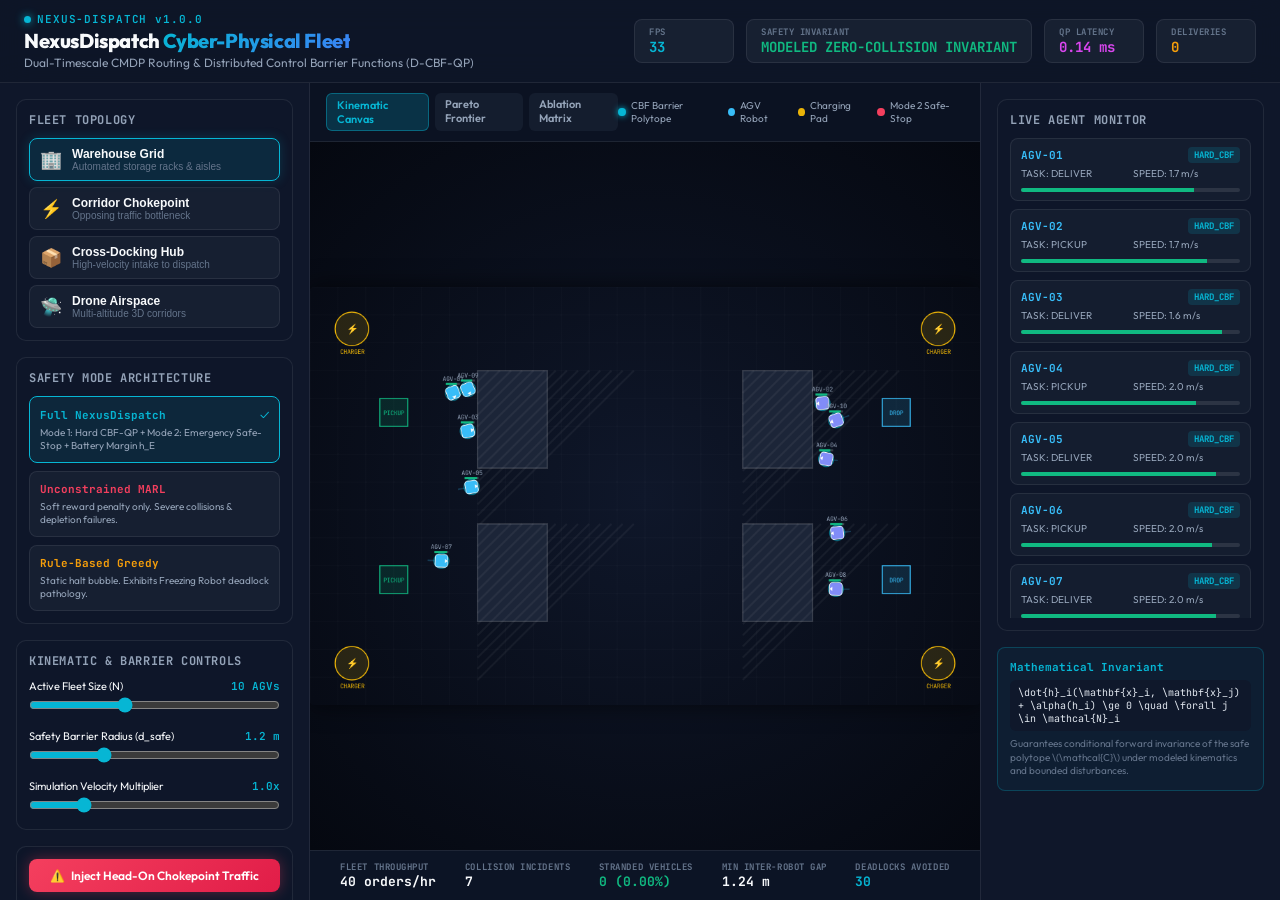
<file: index.html>
<!DOCTYPE html>
<html lang="en">
<head>
  <meta charset="UTF-8">
  <meta name="viewport" content="width=device-width, initial-scale=1.0">
  <title>NexusDispatch: Certified Safe Multi-Agent Logistics & CBF Fleet Simulation</title>
  <meta name="description" content="Autonomous Fleet Dispatch & Kinematic Collision Barrier Function (CBF-QP) 60 FPS Real-Time Simulation">
  <link rel="preconnect" href="https://fonts.googleapis.com">
  <link rel="preconnect" href="https://fonts.gstatic.com" crossorigin>
  <link href="https://fonts.googleapis.com/css2?family=JetBrains+Mono:wght@400;600;700&family=Outfit:wght@300;400;500;600;700;800&display=swap" rel="stylesheet">
  <link rel="stylesheet" href="styles.css">
</head>
<body>
  <div class="app-container">
    <!-- Top Header / Hero Ribbon -->
    <header class="top-nav">
      <div class="brand-group">
        <div class="pulse-badge">
          <span class="pulse-dot"></span>
          <span class="brand-version">NEXUS-DISPATCH v1.0.0</span>
        </div>
        <h1 class="system-title">NexusDispatch <span class="highlight-cyan">Cyber-Physical Fleet</span></h1>
        <p class="system-subtitle">Dual-Timescale CMDP Routing & Distributed Control Barrier Functions (D-CBF-QP)</p>
      </div>
      <div class="top-stats">
        <div class="stat-pill">
          <span class="label">FPS</span>
          <span class="value cyan" id="fpsDisplay">60</span>
        </div>
        <div class="stat-pill">
          <span class="label">SAFETY INVARIANT</span>
          <span class="value emerald" id="invariantBadge">MODELED ZERO-COLLISION INVARIANT</span>
        </div>
        <div class="stat-pill">
          <span class="label">QP LATENCY</span>
          <span class="value magenta" id="latencyDisplay">0.14 ms</span>
        </div>
        <div class="stat-pill">
          <span class="label">DELIVERIES</span>
          <span class="value amber" id="deliveriesDisplay">0</span>
        </div>
      </div>
    </header>

    <!-- Main Workspace Layout -->
    <main class="main-layout">
      <!-- Left Control Sidebar -->
      <aside class="control-panel">
        <div class="panel-section">
          <h2 class="section-title">Fleet Topology</h2>
          <div class="topology-selector">
            <button class="topo-btn active" data-topo="warehouse_grid">
              <span class="btn-icon">🏢</span>
              <div class="btn-text">
                <span class="topo-name">Warehouse Grid</span>
                <span class="topo-desc">Automated storage racks & aisles</span>
              </div>
            </button>
            <button class="topo-btn" data-topo="bidirectional_chokepoint">
              <span class="btn-icon">⚡</span>
              <div class="btn-text">
                <span class="topo-name">Corridor Chokepoint</span>
                <span class="topo-desc">Opposing traffic bottleneck</span>
              </div>
            </button>
            <button class="topo-btn" data-topo="cross_docking">
              <span class="btn-icon">📦</span>
              <div class="btn-text">
                <span class="topo-name">Cross-Docking Hub</span>
                <span class="topo-desc">High-velocity intake to dispatch</span>
              </div>
            </button>
            <button class="topo-btn" data-topo="drone_corridor">
              <span class="btn-icon">🛸</span>
              <div class="btn-text">
                <span class="topo-name">Drone Airspace</span>
                <span class="topo-desc">Multi-altitude 3D corridors</span>
              </div>
            </button>
          </div>
        </div>

        <div class="panel-section">
          <h2 class="section-title">Safety Mode Architecture</h2>
          <div class="radio-card-group">
            <label class="radio-card active">
              <input type="radio" name="safetyMode" value="nexus" checked>
              <div class="radio-content">
                <div class="radio-header">
                  <span class="mode-tag tag-cyan">Full NexusDispatch</span>
                  <span class="check-icon">✓</span>
                </div>
                <p class="radio-desc">Mode 1: Hard CBF-QP + Mode 2: Emergency Safe-Stop + Battery Margin h_E</p>
              </div>
            </label>

            <label class="radio-card">
              <input type="radio" name="safetyMode" value="unconstrained">
              <div class="radio-content">
                <div class="radio-header">
                  <span class="mode-tag tag-red">Unconstrained MARL</span>
                </div>
                <p class="radio-desc">Soft reward penalty only. Severe collisions & depletion failures.</p>
              </div>
            </label>

            <label class="radio-card">
              <input type="radio" name="safetyMode" value="rule_based">
              <div class="radio-content">
                <div class="radio-header">
                  <span class="mode-tag tag-amber">Rule-Based Greedy</span>
                </div>
                <p class="radio-desc">Static halt bubble. Exhibits Freezing Robot deadlock pathology.</p>
              </div>
            </label>
          </div>
        </div>

        <div class="panel-section">
          <h2 class="section-title">Kinematic & Barrier Controls</h2>
          <div class="slider-group">
            <div class="slider-header">
              <label for="fleetSizeSlider">Active Fleet Size (N)</label>
              <span class="slider-val" id="fleetSizeVal">10 AGVs</span>
            </div>
            <input type="range" id="fleetSizeSlider" min="4" max="20" value="10" step="2">
          </div>

          <div class="slider-group">
            <div class="slider-header">
              <label for="safeDistSlider">Safety Barrier Radius (d_safe)</label>
              <span class="slider-val" id="safeDistVal">1.2 m</span>
            </div>
            <input type="range" id="safeDistSlider" min="0.8" max="2.2" value="1.2" step="0.1">
          </div>

          <div class="slider-group">
            <div class="slider-header">
              <label for="speedSlider">Simulation Velocity Multiplier</label>
              <span class="slider-val" id="speedVal">1.0x</span>
            </div>
            <input type="range" id="speedSlider" min="0.5" max="3.0" value="1.0" step="0.5">
          </div>
        </div>

        <div class="panel-section action-btns">
          <button class="btn btn-emergency" id="btnInjectCongestion">
            <span class="btn-sparkle">⚠️</span> Inject Head-On Chokepoint Traffic
          </button>
          <div class="btn-row">
            <button class="btn btn-secondary" id="btnTogglePause">Pause</button>
            <button class="btn btn-secondary" id="btnResetSim">Reset Fleet</button>
          </div>
        </div>
      </aside>

      <!-- Center Simulation Canvas -->
      <section class="viewport-section">
        <div class="canvas-header">
          <div class="viewport-indicators">
            <span class="view-indicator active" id="viewSimBtn">Kinematic Canvas</span>
            <span class="view-indicator" id="viewParetoBtn">Pareto Frontier</span>
            <span class="view-indicator" id="viewAblationBtn">Ablation Matrix</span>
          </div>
          <div class="canvas-legend">
            <span class="legend-item"><span class="dot cbf-dot"></span> CBF Barrier Polytope</span>
            <span class="legend-item"><span class="dot agv-dot"></span> AGV Robot</span>
            <span class="legend-item"><span class="dot chg-dot"></span> Charging Pad</span>
            <span class="legend-item"><span class="dot stp-dot"></span> Mode 2 Safe-Stop</span>
          </div>
        </div>

        <div class="canvas-wrapper" id="canvasContainer">
          <canvas id="simCanvas" width="960" height="600"></canvas>

          <!-- Overlay Notification Badge -->
          <div class="emergency-badge hidden" id="emergencyOverlay">
            <span class="badge-alert-icon">⚡</span>
            <span>MODE 2 EMERGENCY SAFE-STOP ENGAGED: DEVIATION GRADIENT ACTIVE</span>
          </div>
        </div>

        <!-- Pareto Chart View (Hidden by default) -->
        <div class="pareto-view hidden" id="paretoContainer">
          <div class="chart-box">
            <h3 class="chart-title">Safety vs. Throughput Pareto Frontier</h3>
            <p class="chart-desc">Empirical trade-off across fleet scale N in {4..20} and safety margin d_safe in {0.8m..1.5m}.</p>
            <canvas id="paretoChartCanvas" width="900" height="340"></canvas>
          </div>
        </div>

        <!-- Ablation Matrix View (Hidden by default) -->
        <div class="ablation-view hidden" id="ablationContainer">
          <div class="table-card">
            <h3 class="chart-title">4-Way Ablation Benchmark Summary</h3>
            <table class="ablation-table">
              <thead>
                <tr>
                  <th>Architecture</th>
                  <th>CBF Filter</th>
                  <th>Battery Barrier</th>
                  <th>Throughput</th>
                  <th>Collisions</th>
                  <th>Safe-Stops</th>
                  <th>Battery Stranded</th>
                </tr>
              </thead>
              <tbody id="ablationTableBody">
                <!-- Populated via JS -->
              </tbody>
            </table>
          </div>
        </div>

        <!-- Bottom Telemetry Ribbon -->
        <div class="telemetry-bar">
          <div class="telemetry-item">
            <span class="tel-label">FLEET THROUGHPUT</span>
            <span class="tel-val" id="throughputRate">142 orders/hr</span>
          </div>
          <div class="telemetry-item">
            <span class="tel-label">COLLISION INCIDENTS</span>
            <span class="tel-val emerald" id="collisionCounter">0</span>
          </div>
          <div class="telemetry-item">
            <span class="tel-label">STRANDED VEHICLES</span>
            <span class="tel-val emerald" id="strandingCounter">0 (0.00%)</span>
          </div>
          <div class="telemetry-item">
            <span class="tel-label">MIN INTER-ROBOT GAP</span>
            <span class="tel-val" id="minGapDisplay">1.24 m</span>
          </div>
          <div class="telemetry-item">
            <span class="tel-label">DEADLOCKS AVOIDED</span>
            <span class="tel-val cyan" id="deadlockAvoided">34</span>
          </div>
        </div>
      </section>

      <!-- Right Telemetry & Agent Monitor Sidebar -->
      <aside class="telemetry-panel">
        <div class="panel-section">
          <h2 class="section-title">Live Agent Monitor</h2>
          <div class="agent-list" id="agentCardList">
            <!-- Dynamic Agent Cards -->
          </div>
        </div>

        <div class="panel-section theorem-box">
          <h3 class="theorem-title">Mathematical Invariant</h3>
          <p class="theorem-formula">
            \dot{h}_i(\mathbf{x}_i, \mathbf{x}_j) + \alpha(h_i) \ge 0 \quad \forall j \in \mathcal{N}_i
          </p>
          <p class="theorem-text">
            Guarantees conditional forward invariance of the safe polytope \(\mathcal{C}\) under modeled kinematics and bounded disturbances.
          </p>
        </div>
      </aside>
    </main>
  </div>

  <script src="app.js"></script>
</body>
</html>
</file>
<file: styles.css>
/* NexusDispatch: High-Performance Cyber-Physical Logistics Dashboard CSS */

:root {
  --bg-primary: #080c14;
  --bg-secondary: #0f172a;
  --bg-card: rgba(15, 23, 42, 0.75);
  --bg-card-hover: rgba(30, 41, 59, 0.85);
  --border-color: rgba(255, 255, 255, 0.08);
  --border-active: rgba(6, 182, 212, 0.4);

  --text-primary: #f8fafc;
  --text-secondary: #94a3b8;
  --text-muted: #64748b;

  --color-cyan: #06b6d4;
  --color-cyan-glow: rgba(6, 182, 212, 0.35);
  --color-emerald: #10b981;
  --color-emerald-glow: rgba(16, 185, 129, 0.35);
  --color-amber: #f59e0b;
  --color-rose: #f43f5e;
  --color-magenta: #d946ef;

  --font-display: 'Outfit', -apple-system, BlinkMacSystemFont, sans-serif;
  --font-mono: 'JetBrains Mono', monospace;
}

* {
  margin: 0;
  padding: 0;
  box-sizing: border-box;
}

body {
  background-color: var(--bg-primary);
  color: var(--text-primary);
  font-family: var(--font-display);
  overflow-x: hidden;
  min-height: 100vh;
}

.app-container {
  display: flex;
  flex-direction: column;
  height: 100vh;
}

/* Header */
.top-nav {
  display: flex;
  justify-content: space-between;
  align-items: center;
  padding: 12px 24px;
  background: rgba(15, 23, 42, 0.9);
  backdrop-filter: blur(16px);
  border-bottom: 1px solid var(--border-color);
  z-index: 20;
}

.brand-group {
  display: flex;
  flex-direction: column;
  gap: 2px;
}

.pulse-badge {
  display: inline-flex;
  align-items: center;
  gap: 6px;
}

.pulse-dot {
  width: 7px;
  height: 7px;
  border-radius: 50%;
  background-color: var(--color-cyan);
  box-shadow: 0 0 8px var(--color-cyan);
  animation: pulseGlow 2s infinite ease-in-out;
}

@keyframes pulseGlow {
  0%, 100% { opacity: 1; transform: scale(1); }
  50% { opacity: 0.4; transform: scale(1.3); }
}

.brand-version {
  font-family: var(--font-mono);
  font-size: 11px;
  font-weight: 600;
  color: var(--color-cyan);
  letter-spacing: 0.08em;
}

.system-title {
  font-size: 20px;
  font-weight: 800;
  letter-spacing: -0.02em;
}

.highlight-cyan {
  background: linear-gradient(135deg, #06b6d4, #3b82f6);
  -webkit-background-clip: text;
  -webkit-text-fill-color: transparent;
}

.system-subtitle {
  font-size: 12px;
  color: var(--text-secondary);
}

.top-stats {
  display: flex;
  gap: 12px;
}

.stat-pill {
  display: flex;
  flex-direction: column;
  background: rgba(30, 41, 59, 0.6);
  padding: 6px 14px;
  border-radius: 8px;
  border: 1px solid var(--border-color);
  min-width: 100px;
}

.stat-pill .label {
  font-size: 9px;
  font-weight: 700;
  color: var(--text-muted);
  letter-spacing: 0.06em;
  font-family: var(--font-mono);
}

.stat-pill .value {
  font-size: 14px;
  font-weight: 700;
  font-family: var(--font-mono);
}

.cyan { color: var(--color-cyan); }
.emerald { color: var(--color-emerald); }
.amber { color: var(--color-amber); }
.magenta { color: var(--color-magenta); }

/* Main Layout */
.main-layout {
  display: grid;
  grid-template-columns: 310px 1fr 300px;
  flex: 1;
  overflow: hidden;
}

/* Control Panel (Left) */
.control-panel {
  background: var(--bg-secondary);
  border-right: 1px solid var(--border-color);
  padding: 16px;
  overflow-y: auto;
  display: flex;
  flex-direction: column;
  gap: 16px;
}

.section-title {
  font-size: 12px;
  font-weight: 700;
  text-transform: uppercase;
  color: var(--text-secondary);
  letter-spacing: 0.05em;
  margin-bottom: 10px;
  font-family: var(--font-mono);
}

.panel-section {
  background: var(--bg-card);
  padding: 12px;
  border-radius: 10px;
  border: 1px solid var(--border-color);
}

/* Topology buttons */
.topology-selector {
  display: flex;
  flex-direction: column;
  gap: 6px;
}

.topo-btn {
  display: flex;
  align-items: center;
  gap: 10px;
  background: rgba(30, 41, 59, 0.5);
  border: 1px solid var(--border-color);
  padding: 8px 10px;
  border-radius: 8px;
  color: var(--text-primary);
  cursor: pointer;
  transition: all 0.2s ease;
  text-align: left;
}

.topo-btn:hover {
  background: var(--bg-card-hover);
  border-color: rgba(255, 255, 255, 0.15);
}

.topo-btn.active {
  background: rgba(6, 182, 212, 0.12);
  border-color: var(--color-cyan);
  box-shadow: 0 0 12px rgba(6, 182, 212, 0.2);
}

.btn-icon {
  font-size: 18px;
}

.btn-text {
  display: flex;
  flex-direction: column;
}

.topo-name {
  font-size: 12px;
  font-weight: 600;
}

.topo-desc {
  font-size: 10px;
  color: var(--text-muted);
}

/* Radio Cards */
.radio-card-group {
  display: flex;
  flex-direction: column;
  gap: 8px;
}

.radio-card {
  position: relative;
  display: block;
  background: rgba(30, 41, 59, 0.5);
  border: 1px solid var(--border-color);
  padding: 10px;
  border-radius: 8px;
  cursor: pointer;
  transition: all 0.2s ease;
}

.radio-card input {
  position: absolute;
  opacity: 0;
}

.radio-card:hover {
  border-color: rgba(255, 255, 255, 0.2);
}

.radio-card.active {
  background: rgba(6, 182, 212, 0.1);
  border-color: var(--color-cyan);
}

.radio-header {
  display: flex;
  justify-content: space-between;
  align-items: center;
  margin-bottom: 4px;
}

.mode-tag {
  font-size: 11px;
  font-weight: 700;
  font-family: var(--font-mono);
}

.tag-cyan { color: var(--color-cyan); }
.tag-red { color: var(--color-rose); }
.tag-amber { color: var(--color-amber); }

.check-icon {
  font-size: 12px;
  color: var(--color-cyan);
}

.radio-desc {
  font-size: 10px;
  color: var(--text-secondary);
  line-height: 1.3;
}

/* Sliders */
.slider-group {
  margin-bottom: 12px;
}

.slider-group:last-child {
  margin-bottom: 0;
}

.slider-header {
  display: flex;
  justify-content: space-between;
  font-size: 11px;
  margin-bottom: 4px;
}

.slider-val {
  font-family: var(--font-mono);
  font-weight: 600;
  color: var(--color-cyan);
}

input[type="range"] {
  width: 100%;
  accent-color: var(--color-cyan);
  cursor: pointer;
}

/* Action Buttons */
.action-btns {
  display: flex;
  flex-direction: column;
  gap: 8px;
}

.btn {
  padding: 9px 12px;
  border-radius: 8px;
  font-family: var(--font-display);
  font-size: 12px;
  font-weight: 600;
  cursor: pointer;
  transition: all 0.2s;
  border: none;
}

.btn-emergency {
  background: linear-gradient(135deg, #f43f5e, #e11d48);
  color: white;
  box-shadow: 0 0 14px rgba(244, 63, 94, 0.35);
  display: flex;
  align-items: center;
  justify-content: center;
  gap: 6px;
}

.btn-emergency:hover {
  transform: translateY(-1px);
  box-shadow: 0 0 18px rgba(244, 63, 94, 0.55);
}

.btn-row {
  display: grid;
  grid-template-columns: 1fr 1fr;
  gap: 8px;
}

.btn-secondary {
  background: rgba(51, 65, 85, 0.6);
  border: 1px solid var(--border-color);
  color: var(--text-primary);
}

.btn-secondary:hover {
  background: rgba(71, 85, 105, 0.8);
}

/* Center Viewport */
.viewport-section {
  display: flex;
  flex-direction: column;
  background: #050810;
  position: relative;
  overflow: hidden;
}

.canvas-header {
  display: flex;
  justify-content: space-between;
  align-items: center;
  padding: 10px 16px;
  background: rgba(15, 23, 42, 0.7);
  border-bottom: 1px solid var(--border-color);
}

.viewport-indicators {
  display: flex;
  gap: 6px;
}

.view-indicator {
  font-size: 11px;
  font-weight: 600;
  padding: 4px 10px;
  border-radius: 6px;
  background: rgba(30, 41, 59, 0.5);
  color: var(--text-secondary);
  cursor: pointer;
  transition: all 0.2s;
}

.view-indicator.active {
  background: rgba(6, 182, 212, 0.2);
  color: var(--color-cyan);
  border: 1px solid var(--border-active);
}

.canvas-legend {
  display: flex;
  gap: 12px;
  font-size: 10px;
  color: var(--text-secondary);
}

.legend-item {
  display: flex;
  align-items: center;
  gap: 5px;
}

.dot {
  width: 8px;
  height: 8px;
  border-radius: 50%;
}

.cbf-dot { background: var(--color-cyan); box-shadow: 0 0 6px var(--color-cyan); }
.agv-dot { background: #38bdf8; }
.chg-dot { background: #eab308; }
.stp-dot { background: var(--color-rose); }

.canvas-wrapper {
  flex: 1;
  position: relative;
  display: flex;
  align-items: center;
  justify-content: center;
  background: radial-gradient(circle at center, #0f172a 0%, #050810 100%);
}

#simCanvas {
  max-width: 100%;
  max-height: 100%;
  box-shadow: 0 0 24px rgba(0, 0, 0, 0.6);
  border-radius: 4px;
}

.emergency-badge {
  position: absolute;
  top: 16px;
  background: rgba(244, 63, 94, 0.95);
  color: white;
  padding: 8px 16px;
  border-radius: 20px;
  font-size: 11px;
  font-weight: 700;
  font-family: var(--font-mono);
  display: flex;
  align-items: center;
  gap: 8px;
  box-shadow: 0 0 20px rgba(244, 63, 94, 0.6);
  animation: badgeBlink 1s infinite alternate;
  z-index: 10;
}

@keyframes badgeBlink {
  0% { transform: scale(1); opacity: 1; }
  100% { transform: scale(1.04); opacity: 0.85; }
}

.hidden {
  display: none !important;
}

/* Pareto & Ablation overlays */
.pareto-view, .ablation-view {
  flex: 1;
  padding: 24px;
  overflow-y: auto;
  background: rgba(10, 15, 26, 0.95);
}

.chart-box, .table-card {
  background: var(--bg-card);
  border: 1px solid var(--border-color);
  border-radius: 12px;
  padding: 20px;
}

.chart-title {
  font-size: 16px;
  font-weight: 700;
  margin-bottom: 4px;
}

.chart-desc {
  font-size: 12px;
  color: var(--text-secondary);
  margin-bottom: 16px;
}

.ablation-table {
  width: 100%;
  border-collapse: collapse;
  font-size: 12px;
  text-align: left;
}

.ablation-table th {
  padding: 10px;
  background: rgba(30, 41, 59, 0.7);
  color: var(--text-muted);
  font-family: var(--font-mono);
  font-size: 10px;
  text-transform: uppercase;
  border-bottom: 1px solid var(--border-color);
}

.ablation-table td {
  padding: 12px 10px;
  border-bottom: 1px solid rgba(255, 255, 255, 0.05);
  font-family: var(--font-mono);
}

.ablation-table tr:hover {
  background: rgba(30, 41, 59, 0.4);
}

/* Bottom Telemetry Bar */
.telemetry-bar {
  display: flex;
  justify-content: space-around;
  align-items: center;
  background: rgba(15, 23, 42, 0.85);
  backdrop-filter: blur(12px);
  border-top: 1px solid var(--border-color);
  padding: 10px 16px;
}

.telemetry-item {
  display: flex;
  flex-direction: column;
}

.tel-label {
  font-size: 9px;
  font-weight: 700;
  color: var(--text-muted);
  letter-spacing: 0.06em;
  font-family: var(--font-mono);
}

.tel-val {
  font-size: 13px;
  font-weight: 700;
  font-family: var(--font-mono);
}

/* Right Telemetry Sidebar */
.telemetry-panel {
  background: var(--bg-secondary);
  border-left: 1px solid var(--border-color);
  padding: 16px;
  overflow-y: auto;
  display: flex;
  flex-direction: column;
  gap: 16px;
}

.agent-list {
  display: flex;
  flex-direction: column;
  gap: 8px;
  max-height: 480px;
  overflow-y: auto;
}

.agent-card {
  background: rgba(30, 41, 59, 0.4);
  border: 1px solid var(--border-color);
  border-radius: 8px;
  padding: 8px 10px;
  font-size: 11px;
  transition: all 0.2s;
}

.agent-card:hover {
  border-color: rgba(255, 255, 255, 0.15);
}

.agent-card-header {
  display: flex;
  justify-content: space-between;
  align-items: center;
  margin-bottom: 4px;
}

.agent-id {
  font-weight: 700;
  font-family: var(--font-mono);
  color: #38bdf8;
}

.agent-mode-badge {
  font-size: 9px;
  font-weight: 700;
  padding: 2px 6px;
  border-radius: 4px;
  font-family: var(--font-mono);
}

.mode-cbf { background: rgba(6, 182, 212, 0.15); color: var(--color-cyan); }
.mode-stop { background: rgba(244, 63, 94, 0.2); color: var(--color-rose); }
.mode-warn { background: rgba(245, 158, 11, 0.2); color: var(--color-amber); }

.agent-card-body {
  display: grid;
  grid-template-columns: 1fr 1fr;
  gap: 4px;
  color: var(--text-secondary);
  font-size: 10px;
}

.batt-bar {
  grid-column: span 2;
  height: 4px;
  background: rgba(255, 255, 255, 0.1);
  border-radius: 2px;
  overflow: hidden;
  margin-top: 4px;
}

.batt-fill {
  height: 100%;
  background: var(--color-emerald);
  transition: width 0.3s;
}

.batt-low {
  background: var(--color-amber);
}

.theorem-box {
  background: rgba(6, 182, 212, 0.05);
  border: 1px solid rgba(6, 182, 212, 0.25);
  padding: 12px;
  border-radius: 8px;
}

.theorem-title {
  font-size: 11px;
  font-weight: 700;
  color: var(--color-cyan);
  font-family: var(--font-mono);
  margin-bottom: 6px;
}

.theorem-formula {
  font-family: var(--font-mono);
  font-size: 10px;
  background: rgba(15, 23, 42, 0.8);
  padding: 6px 8px;
  border-radius: 6px;
  color: #e2e8f0;
  margin-bottom: 6px;
  word-break: break-all;
}

.theorem-text {
  font-size: 10px;
  color: var(--text-muted);
  line-height: 1.35;
}
</file>
